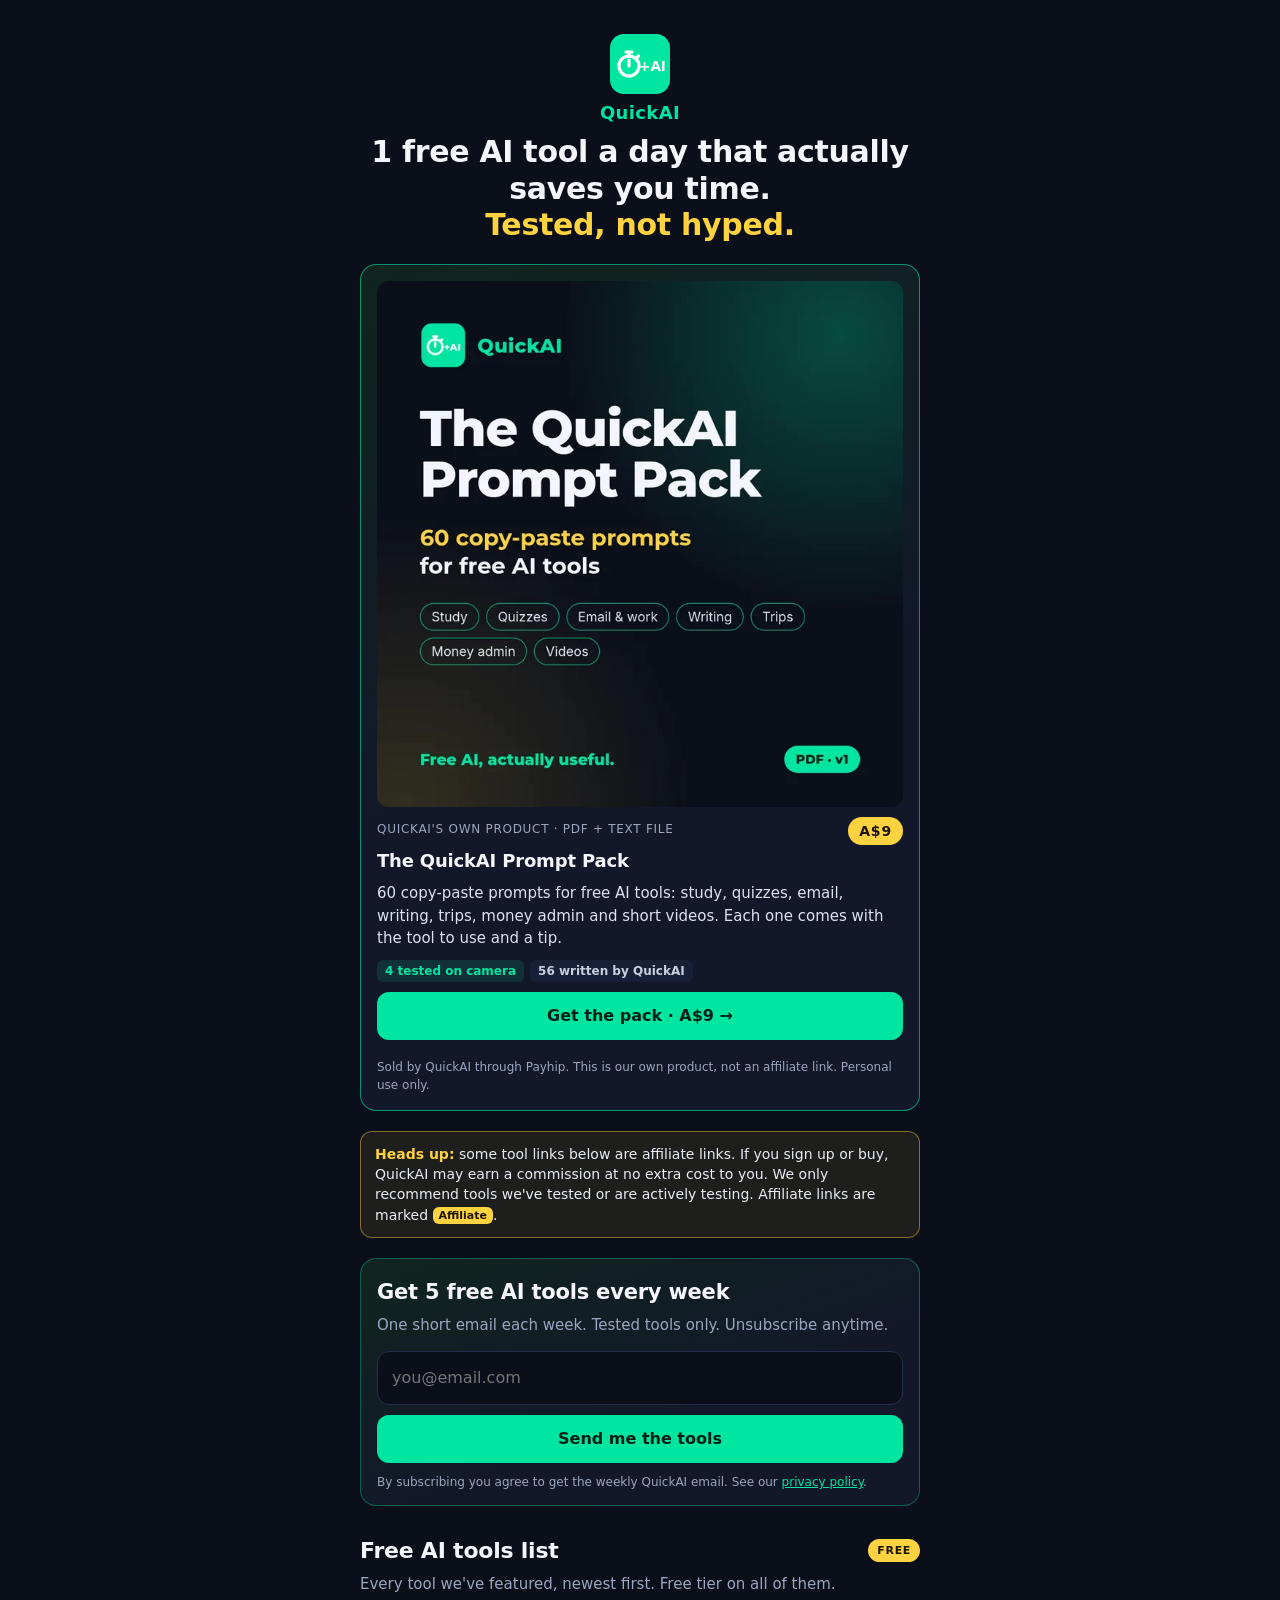
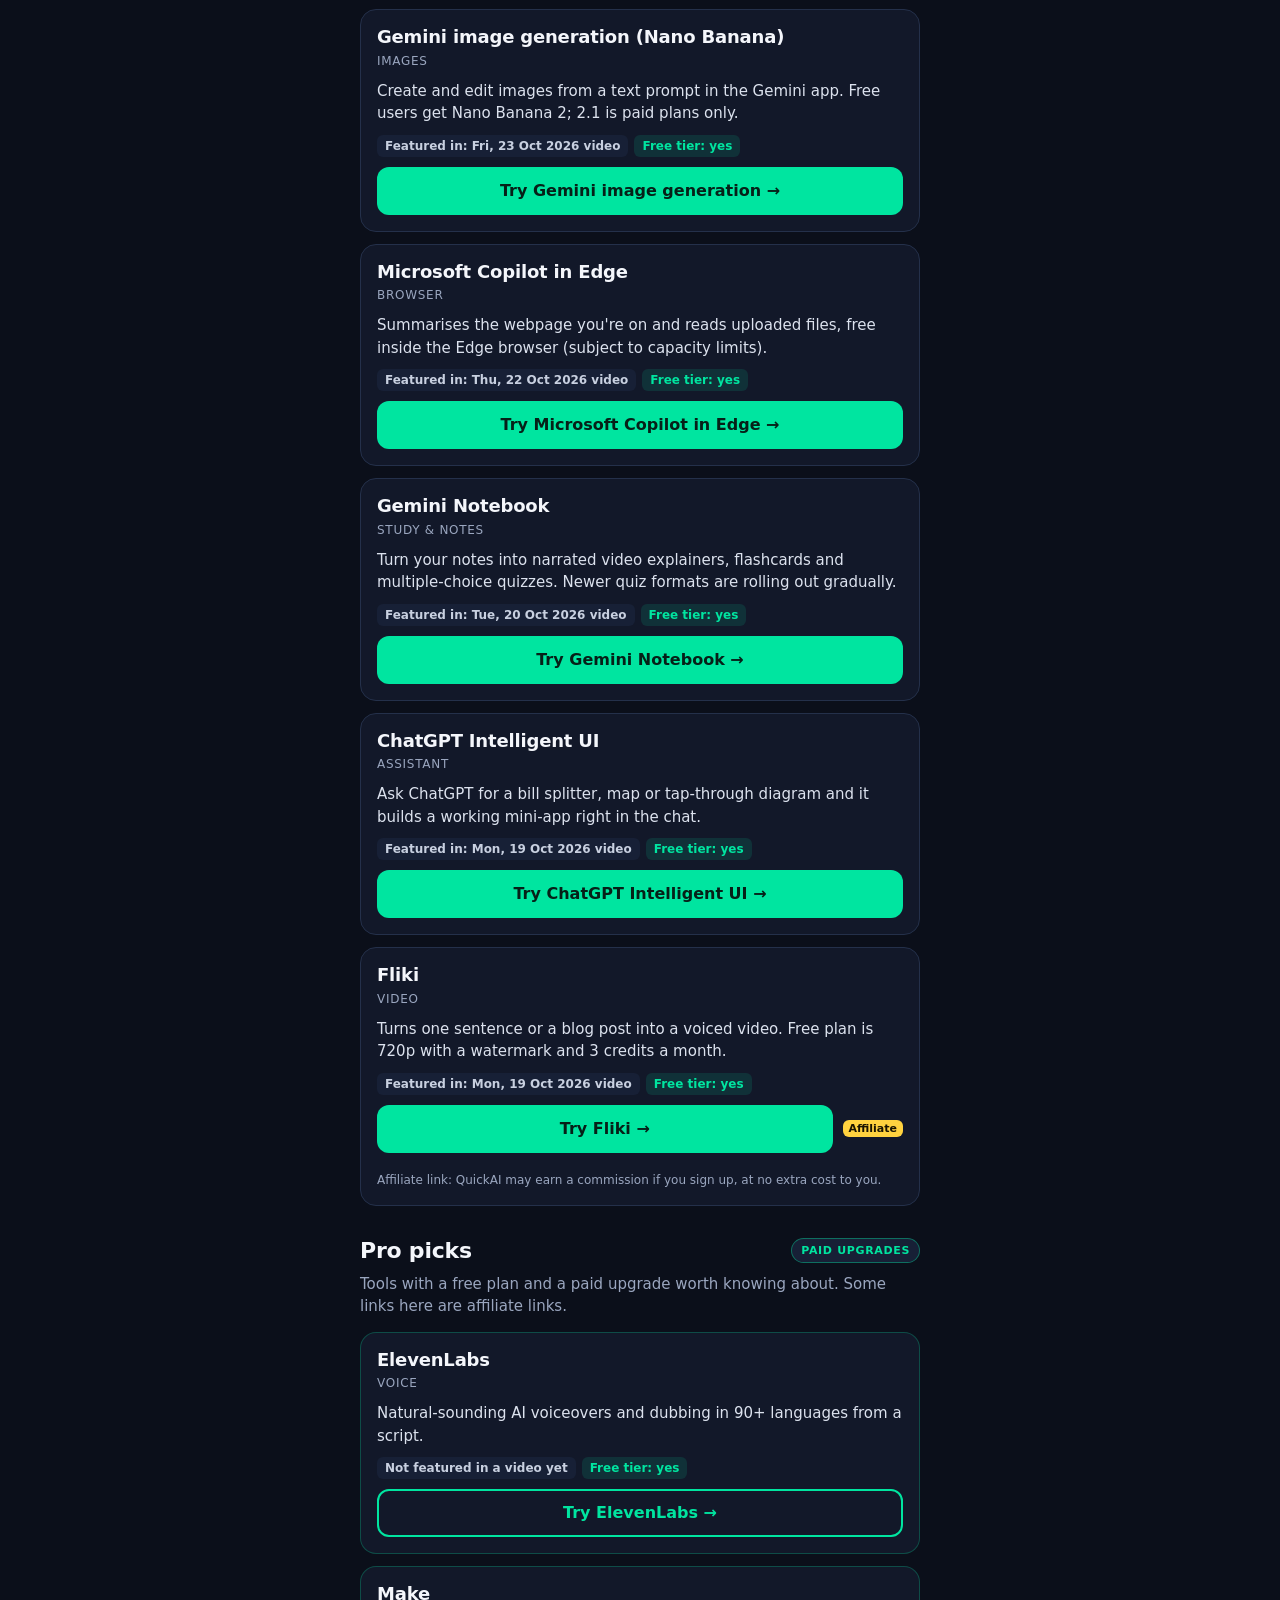
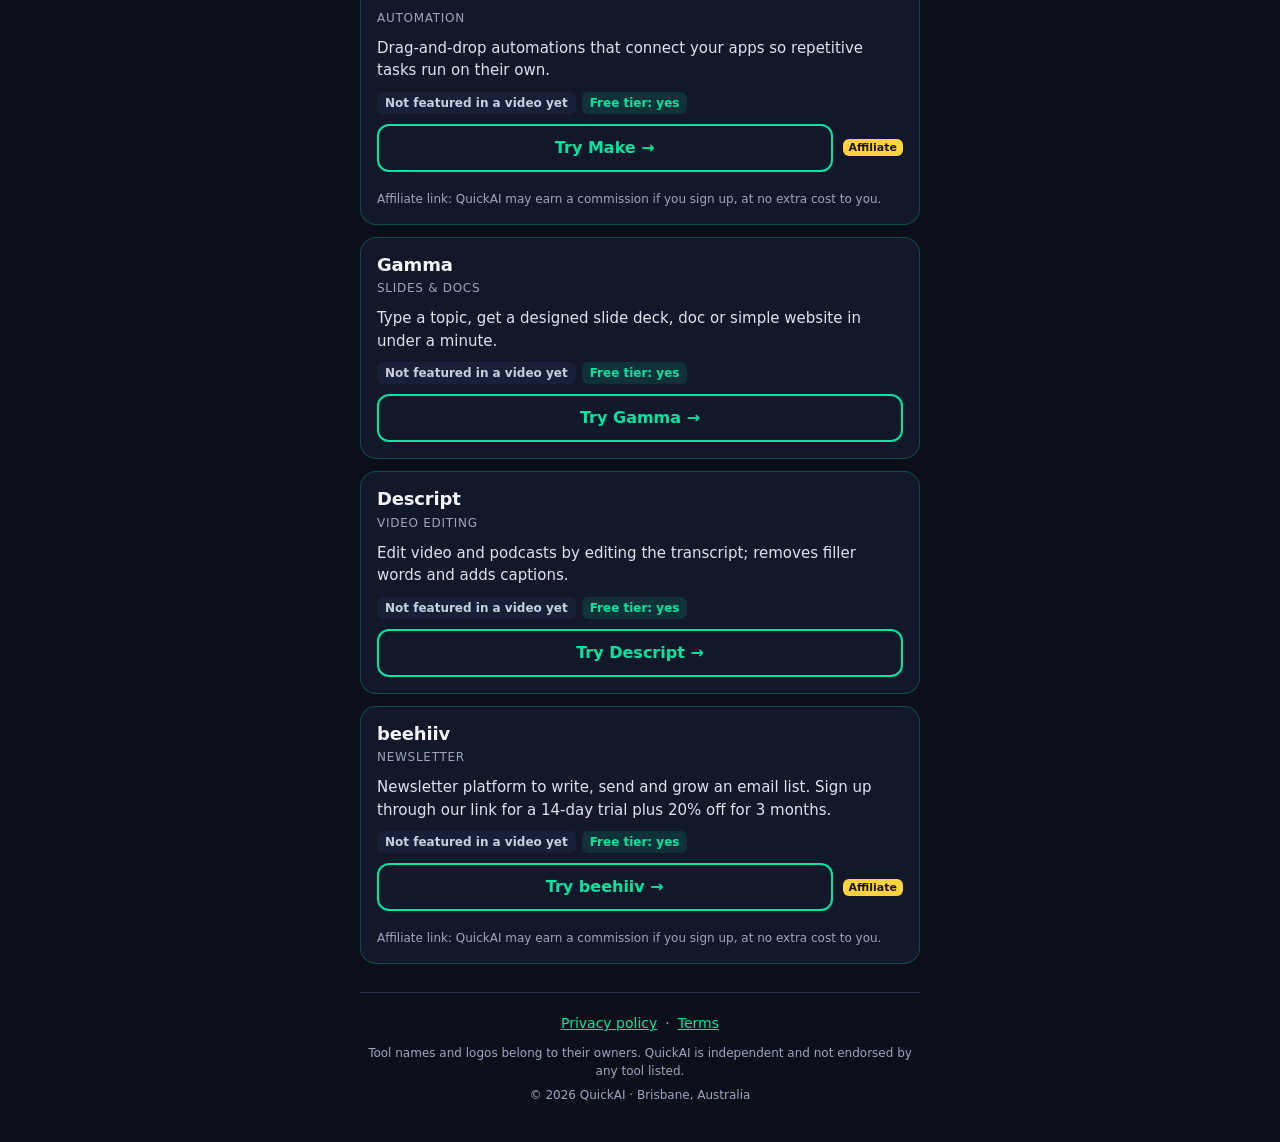
<file: index.html>
<!doctype html>
<html lang="en-AU">
<head>
  <meta name='impact-site-verification' value='a422ffd9-8bc7-4df5-bb25-c196a2b57593'>
  <meta charset="utf-8">
  <meta name="viewport" content="width=device-width, initial-scale=1, viewport-fit=cover">
  <title>QuickAI · Free AI Tools List</title>
  <meta name="description" content="1 free AI tool a day that actually saves you time. Tested, not hyped. The full list of tools featured on QuickAI.">
  <meta name="theme-color" content="#0B0F1A">
  <meta property="og:title" content="QuickAI · Free AI Tools List">
  <meta property="og:description" content="1 free AI tool a day that actually saves you time. Tested, not hyped.">
  <meta property="og:type" content="website">
  <link rel="icon" href="logo.svg" type="image/svg+xml">
  <link rel="stylesheet" href="styles.css">
  <!--
    HOSTING: this folder is fully static (index.html, styles.css, app.js, tools.json, logo.svg,
    privacy.html, terms.html). Drop it into GitHub Pages / Cloudflare Pages / Netlify as-is.
    No build step. tools.json is loaded with fetch(), so open it through a web server
    (e.g. `python3 -m http.server` in this folder), not via file://.

    PER-PLATFORM LINKS for each bio:
      YouTube   → https://YOUR-DOMAIN/?src=yt
      TikTok    → https://YOUR-DOMAIN/?src=tt
      Instagram → https://YOUR-DOMAIN/?src=ig
    The src value is appended to every outbound tool link as utm_source, and saved into the
    signup form's hidden "src" field so the newsletter tool can tag subscribers by platform.
  -->
</head>
<body>
  <a class="skip" href="#tools">Skip to the tools list</a>

  <header class="hero">
    <img class="logo" src="logo.svg" width="64" height="64" alt="QuickAI logo">
    <p class="brand">QuickAI</p>
    <h1>1 free AI tool a day that actually saves you time.<br><span class="accent">Tested, not hyped.</span></h1>
  </header>

  <main>
    <!-- QuickAI Prompt Pack: QuickAI's OWN product (sold via Payhip). Not an affiliate link, so no
         affiliate tag/disclosure. Placed above the affiliate disclosure on purpose. -->
    <section id="prompt-pack" class="pack" aria-labelledby="pack-title">
      <article class="card card-pro card-pack">
        <img class="pack-cover" src="prompt-pack-cover.webp" width="720" height="720"
             alt="The QuickAI Prompt Pack cover: 60 copy-paste prompts for free AI tools" loading="eager" decoding="async">
        <div class="card-top">
          <div>
            <p class="cat">QuickAI's own product · PDF + text file</p>
            <h3 id="pack-title">The QuickAI Prompt Pack</h3>
          </div>
          <span class="pill pill-price">A$9</span>
        </div>
        <p class="one">60 copy-paste prompts for free AI tools: study, quizzes, email, writing, trips, money admin and short videos. Each one comes with the tool to use and a tip.</p>
        <div class="meta">
          <span class="tag tag-free">4 tested on camera</span>
          <span class="tag tag-date">56 written by QuickAI</span>
        </div>
        <!-- Launch line: hidden by default; app.js shows it only from 26 Oct to 1 Nov 2026 (Brisbane time, AEST UTC+10). -->
        <p id="pack-launch" class="pack-launch" hidden>Launch week: A$7 with code LAUNCH7, 26 Oct to 1 Nov</p>
        <div class="card-cta">
          <a class="btn btn-primary" href="https://payhip.com/b/IRVt2" rel="noopener" target="_blank">Get the pack · A$9 →</a>
        </div>
        <p class="aff-note">Sold by QuickAI through Payhip. This is our own product, not an affiliate link. Personal use only.</p>
      </article>
    </section>

    <!-- Affiliate disclosure: shown above the first link, in plain words (ACCC influencer guidance;
         FTC Endorsement Guides). Keep it here, above the list. Do not move it to the footer only. -->
    <aside class="disclosure" role="note" aria-label="Affiliate disclosure">
      <strong>Heads up:</strong> some tool links below are affiliate links. If you sign up or buy, QuickAI may earn a
      commission at no extra cost to you. We only recommend tools we've tested or are actively testing. Affiliate links are marked
      <span class="tag tag-aff">Affiliate</span>.
    </aside>

    <section class="signup" aria-labelledby="signup-title">
      <h2 id="signup-title">Get 5 free AI tools every week</h2>
      <p class="muted">One short email each week. Tested tools only. Unsubscribe anytime.</p>

      <!--
        ================= NEWSLETTER ENDPOINT: PLUG IN HERE =================
        Replace the placeholder action URL below (and the field name if needed). Until you do,
        app.js stops the form from submitting and shows a "not connected yet" message.

        Kit (ConvertKit), free plan:
          Kit → Grow → Landing Pages & Forms → create an inline form → Embed → HTML.
          Copy the form's action, e.g. https://app.kit.com/forms/1234567/subscriptions
          Email field name: email_address  (this is the default below)
          For the hidden src field, create a custom field "src" in Kit and rename the input to fields[src].

        Beehiiv, free Launch plan:
          Use a beehiiv "Subscribe form" embed (it is an iframe, not a plain POST). Either paste the
          embed in place of this <form>, or post to your own small serverless function that calls the
          beehiiv API. Set utm_source on the subscription from the src value.

        MailerLite, free plan:
          Forms → Embedded forms → create → "HTML code". Copy the action, e.g.
          https://assets.mailerlite.com/jsonp/ACCOUNT_ID/forms/FORM_ID/subscribe
          Email field name: fields[email]  (change name="email_address" below)
          Add a hidden custom field: fields[src]

        Turn on double opt-in in the provider (best practice under the Spam Act 2003) and make sure the
        welcome email identifies QuickAI and has an unsubscribe link.
        =====================================================================
      -->
      <form id="signup-form" class="signup-form"
            action="https://app.kit.com/forms/10062330/subscriptions"
            method="post" data-placeholder-action="https://YOUR-NEWSLETTER-ENDPOINT.example/subscribe">
        <label class="sr-only" for="email">Email address</label>
        <input id="email" name="email_address" type="email" inputmode="email" autocomplete="email"
               placeholder="you@email.com" required>
        <input type="hidden" name="src" id="form-src" value="direct">
        <input type="hidden" name="utm_source" id="form-utm-source" value="direct">
        <input type="hidden" name="utm_medium" value="bio">
        <input type="hidden" name="utm_campaign" value="free_tools_list">
        <button type="submit" class="btn btn-primary">Send me the tools</button>
      </form>
      <p id="signup-status" class="form-status" role="status" aria-live="polite"></p>
      <p class="fineprint">By subscribing you agree to get the weekly QuickAI email. See our <a href="privacy.html">privacy policy</a>.</p>
    </section>

    <section id="tools" aria-labelledby="tools-title">
      <div class="section-head">
        <h2 id="tools-title">Free AI tools list</h2>
        <span class="pill pill-free">FREE</span>
      </div>
      <p class="muted">Every tool we've featured, newest first. Free tier on all of them.</p>
      <div id="tool-list" class="cards" aria-live="polite">
        <p class="muted loading">Loading tools…</p>
      </div>
    </section>

    <section id="pro" aria-labelledby="pro-title">
      <div class="section-head">
        <h2 id="pro-title">Pro picks</h2>
        <span class="pill pill-pro">PAID UPGRADES</span>
      </div>
      <p class="muted">Tools with a free plan and a paid upgrade worth knowing about. Some links here are affiliate links.</p>
      <div id="pro-list" class="cards"></div>
    </section>

    <noscript>
      <p class="disclosure">This list needs JavaScript to load. You can view the raw list in <a href="tools.json">tools.json</a>.</p>
    </noscript>
  </main>

  <footer class="site-footer">
    <nav aria-label="Legal">
      <a href="privacy.html">Privacy policy</a>
      <span aria-hidden="true">·</span>
      <a href="terms.html">Terms</a>
    </nav>
    <p>Tool names and logos belong to their owners. QuickAI is independent and not endorsed by any tool listed.</p>
    <!-- Shown by app.js only once a real ElevenLabs affiliate link is in tools.json (attribution
         wording required by the ElevenLabs Creator Affiliate Program Terms, updated 10 Jun 2026). -->
    <p id="elevenlabs-attribution" hidden>ElevenLabs and the ElevenLabs logo are registered trademarks or trademarks of ElevenLabs, Inc. Used with permission. QuickAI is not sponsored by, endorsed by, or affiliated with ElevenLabs except as an independent participant in the ElevenLabs Creator Affiliate Program.</p>
    <p>© <span id="year">2026</span> QuickAI · Brisbane, Australia</p>
  </footer>

  <script src="app.js" defer></script>
</body>
</html>
</file>
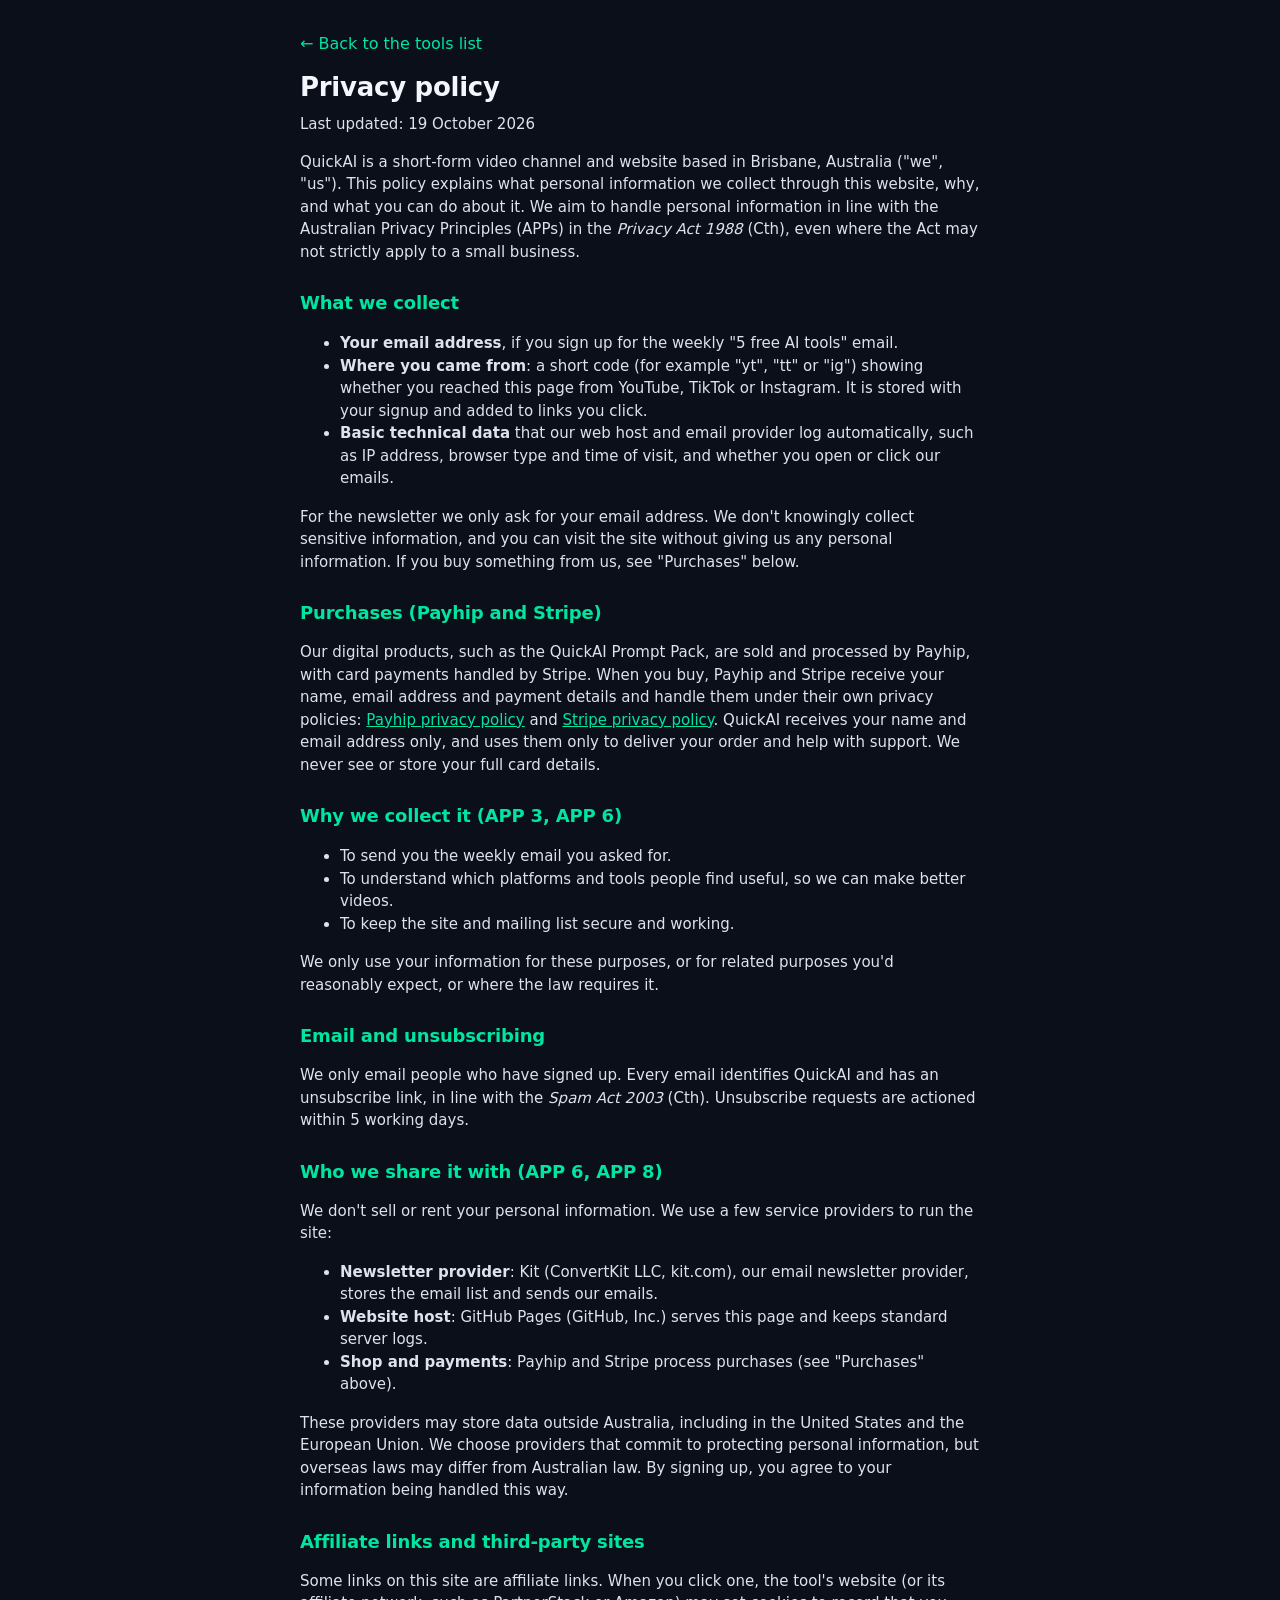
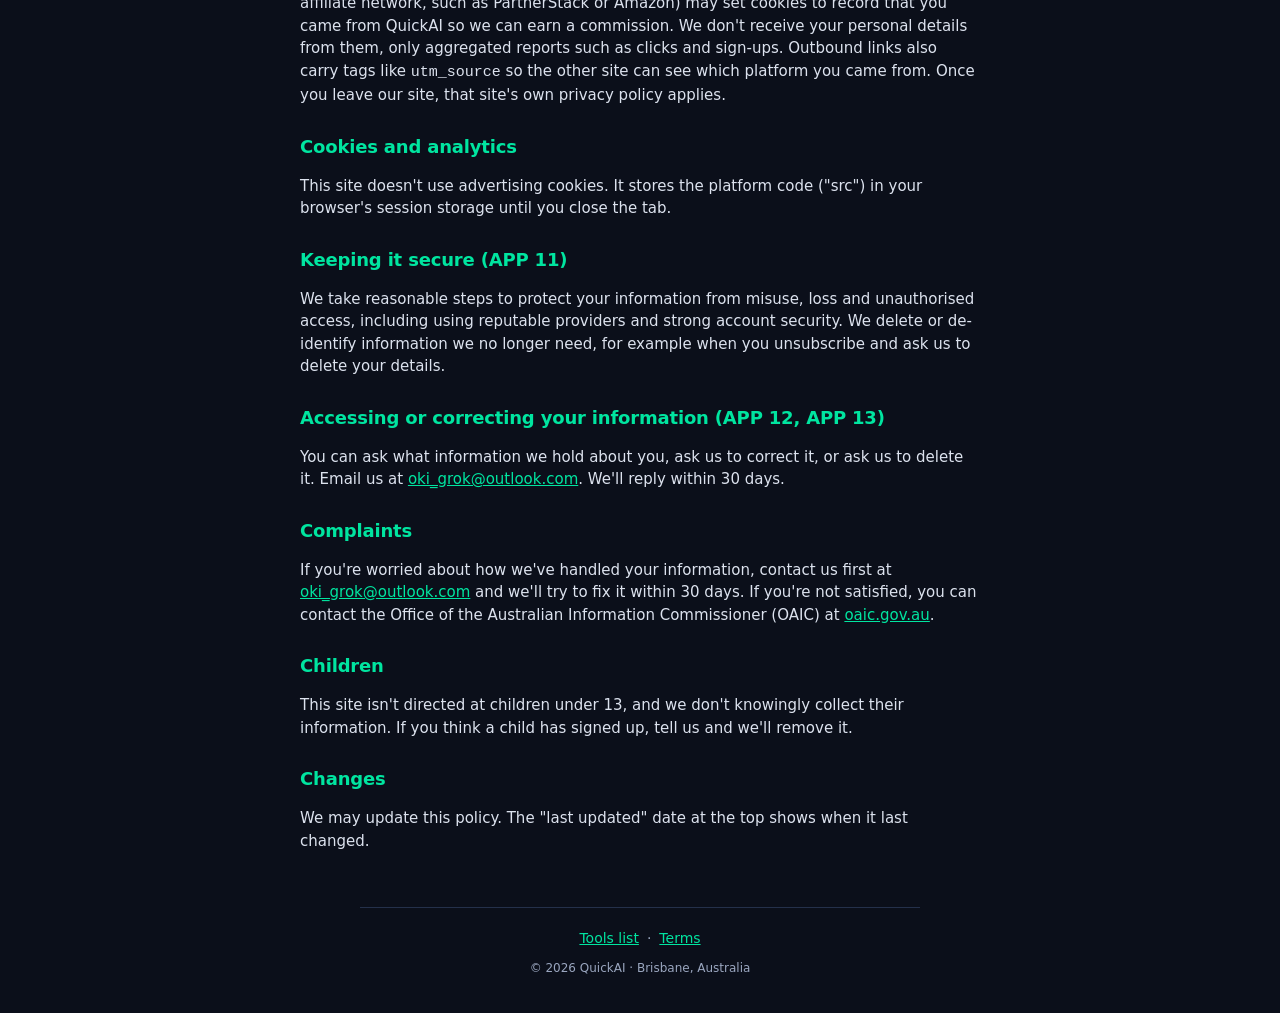
<file: privacy.html>
<!doctype html>
<!-- DRAFT, NEEDS CONNOR'S REVIEW. Plain-English starter privacy policy for an Australian sole-trader
     creator site. Not legal advice. Fill in oki_grok@outlook.com and the newsletter provider name, and
     check it matches the tools actually used (newsletter provider, host, any analytics). -->
<html lang="en-AU">
<head>
  <meta charset="utf-8">
  <meta name="viewport" content="width=device-width, initial-scale=1">
  <title>Privacy policy · QuickAI</title>
  <meta name="robots" content="noindex">
  <link rel="icon" href="logo.svg" type="image/svg+xml">
  <link rel="stylesheet" href="styles.css">
</head>
<body>
<main class="legal">
  <a class="back" href="index.html">← Back to the tools list</a>
  <h1>Privacy policy</h1>
  <p class="muted">Last updated: 19 October 2026</p>

  <p>QuickAI is a short-form video channel and website based in Brisbane, Australia ("we", "us"). This policy explains what personal information we collect through this website, why, and what you can do about it. We aim to handle personal information in line with the Australian Privacy Principles (APPs) in the <em>Privacy Act 1988</em> (Cth), even where the Act may not strictly apply to a small business.</p>

  <h2>What we collect</h2>
  <ul>
    <li><strong>Your email address</strong>, if you sign up for the weekly "5 free AI tools" email.</li>
    <li><strong>Where you came from</strong>: a short code (for example "yt", "tt" or "ig") showing whether you reached this page from YouTube, TikTok or Instagram. It is stored with your signup and added to links you click.</li>
    <li><strong>Basic technical data</strong> that our web host and email provider log automatically, such as IP address, browser type and time of visit, and whether you open or click our emails.</li>
  </ul>
  <p>For the newsletter we only ask for your email address. We don't knowingly collect sensitive information, and you can visit the site without giving us any personal information. If you buy something from us, see "Purchases" below.</p>

  <h2>Purchases (Payhip and Stripe)</h2>
  <p>Our digital products, such as the QuickAI Prompt Pack, are sold and processed by Payhip, with card payments handled by Stripe. When you buy, Payhip and Stripe receive your name, email address and payment details and handle them under their own privacy policies: <a href="https://payhip.com/privacy" rel="noopener">Payhip privacy policy</a> and <a href="https://stripe.com/au/privacy" rel="noopener">Stripe privacy policy</a>. QuickAI receives your name and email address only, and uses them only to deliver your order and help with support. We never see or store your full card details.</p>

  <h2>Why we collect it (APP 3, APP 6)</h2>
  <ul>
    <li>To send you the weekly email you asked for.</li>
    <li>To understand which platforms and tools people find useful, so we can make better videos.</li>
    <li>To keep the site and mailing list secure and working.</li>
  </ul>
  <p>We only use your information for these purposes, or for related purposes you'd reasonably expect, or where the law requires it.</p>

  <h2>Email and unsubscribing</h2>
  <p>We only email people who have signed up. Every email identifies QuickAI and has an unsubscribe link, in line with the <em>Spam Act 2003</em> (Cth). Unsubscribe requests are actioned within 5 working days.</p>

  <h2>Who we share it with (APP 6, APP 8)</h2>
  <p>We don't sell or rent your personal information. We use a few service providers to run the site:</p>
  <ul>
    <li><strong>Newsletter provider</strong>: Kit (ConvertKit LLC, kit.com), our email newsletter provider, stores the email list and sends our emails.</li>
    <li><strong>Website host</strong>: GitHub Pages (GitHub, Inc.) serves this page and keeps standard server logs.</li>
    <li><strong>Shop and payments</strong>: Payhip and Stripe process purchases (see "Purchases" above).</li>
  </ul>
  <p>These providers may store data outside Australia, including in the United States and the European Union. We choose providers that commit to protecting personal information, but overseas laws may differ from Australian law. By signing up, you agree to your information being handled this way.</p>

  <h2>Affiliate links and third-party sites</h2>
  <p>Some links on this site are affiliate links. When you click one, the tool's website (or its affiliate network, such as PartnerStack or Amazon) may set cookies to record that you came from QuickAI so we can earn a commission. We don't receive your personal details from them, only aggregated reports such as clicks and sign-ups. Outbound links also carry tags like <code>utm_source</code> so the other site can see which platform you came from. Once you leave our site, that site's own privacy policy applies.</p>

  <h2>Cookies and analytics</h2>
  <p>This site doesn't use advertising cookies. It stores the platform code ("src") in your browser's session storage until you close the tab. <!-- If you add analytics (e.g. Cloudflare Web Analytics, Plausible, Google Analytics), name it here. --></p>

  <h2>Keeping it secure (APP 11)</h2>
  <p>We take reasonable steps to protect your information from misuse, loss and unauthorised access, including using reputable providers and strong account security. We delete or de-identify information we no longer need, for example when you unsubscribe and ask us to delete your details.</p>

  <h2>Accessing or correcting your information (APP 12, APP 13)</h2>
  <p>You can ask what information we hold about you, ask us to correct it, or ask us to delete it. Email us at <a href="mailto:oki_grok@outlook.com">oki_grok@outlook.com</a>. We'll reply within 30 days.</p>

  <h2>Complaints</h2>
  <p>If you're worried about how we've handled your information, contact us first at <a href="mailto:oki_grok@outlook.com">oki_grok@outlook.com</a> and we'll try to fix it within 30 days. If you're not satisfied, you can contact the Office of the Australian Information Commissioner (OAIC) at <a href="https://www.oaic.gov.au/" rel="noopener">oaic.gov.au</a>.</p>

  <h2>Children</h2>
  <p>This site isn't directed at children under 13, and we don't knowingly collect their information. If you think a child has signed up, tell us and we'll remove it.</p>

  <h2>Changes</h2>
  <p>We may update this policy. The "last updated" date at the top shows when it last changed.</p>
</main>
<footer class="site-footer">
  <nav aria-label="Legal"><a href="index.html">Tools list</a><span aria-hidden="true">·</span><a href="terms.html">Terms</a></nav>
  <p>© 2026 QuickAI · Brisbane, Australia</p>
</footer>
</body>
</html>
</file>
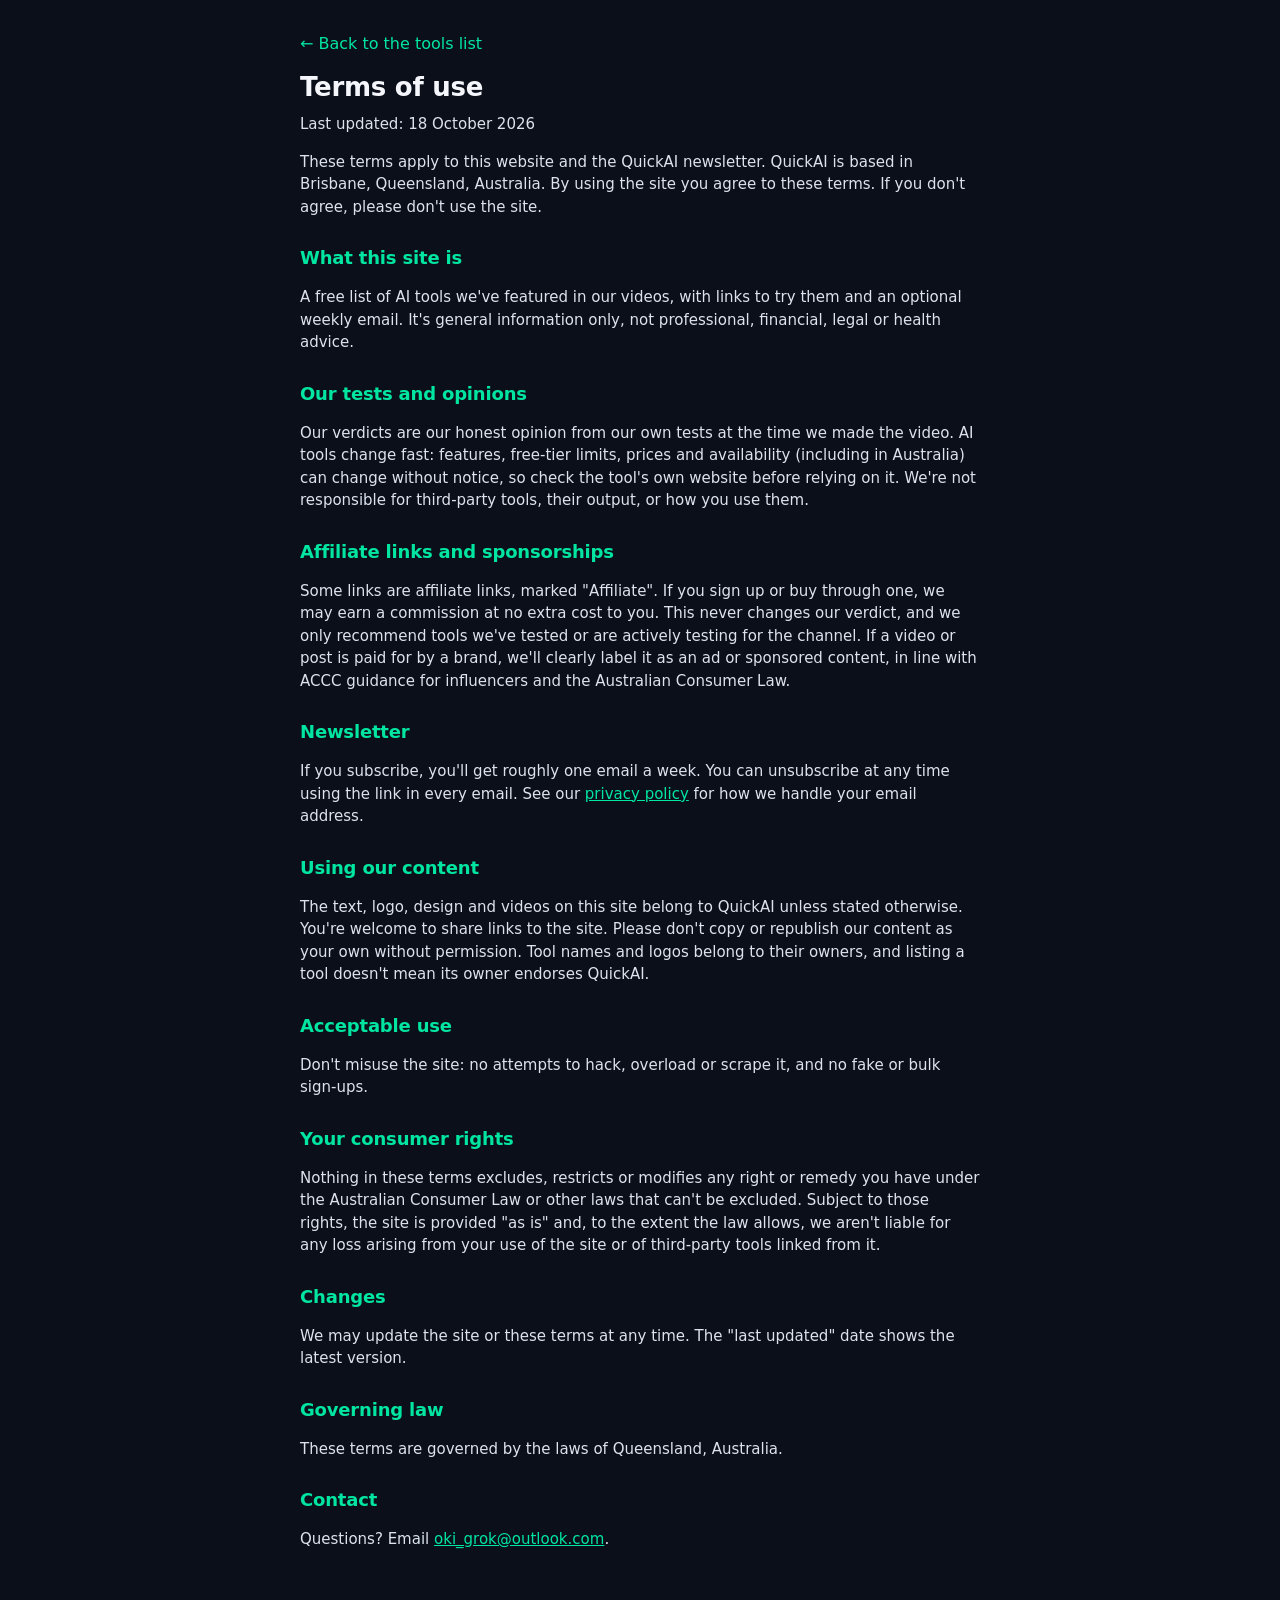
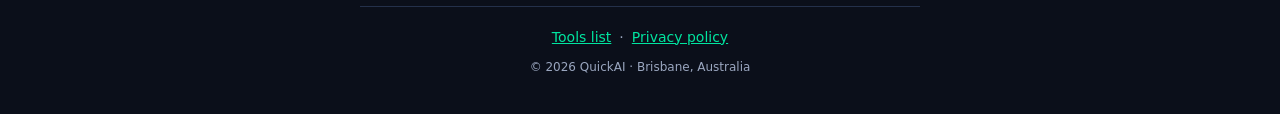
<file: terms.html>
<!doctype html>
<!-- DRAFT, NEEDS CONNOR'S REVIEW. Plain-English starter terms of use for an Australian sole-trader
     creator site with affiliate links and an email list. Not legal advice. Fill in oki_grok@outlook.com
     (and {{ABN}} if you have one). -->
<html lang="en-AU">
<head>
  <meta charset="utf-8">
  <meta name="viewport" content="width=device-width, initial-scale=1">
  <title>Terms of use · QuickAI</title>
  <meta name="robots" content="noindex">
  <link rel="icon" href="logo.svg" type="image/svg+xml">
  <link rel="stylesheet" href="styles.css">
</head>
<body>
<main class="legal">
  <a class="back" href="index.html">← Back to the tools list</a>
  <h1>Terms of use</h1>
  <p class="muted">Last updated: 18 October 2026</p>

  <p>These terms apply to this website and the QuickAI newsletter. QuickAI is based in Brisbane, Queensland, Australia. By using the site you agree to these terms. If you don't agree, please don't use the site.</p>

  <h2>What this site is</h2>
  <p>A free list of AI tools we've featured in our videos, with links to try them and an optional weekly email. It's general information only, not professional, financial, legal or health advice.</p>

  <h2>Our tests and opinions</h2>
  <p>Our verdicts are our honest opinion from our own tests at the time we made the video. AI tools change fast: features, free-tier limits, prices and availability (including in Australia) can change without notice, so check the tool's own website before relying on it. We're not responsible for third-party tools, their output, or how you use them.</p>

  <h2>Affiliate links and sponsorships</h2>
  <p>Some links are affiliate links, marked "Affiliate". If you sign up or buy through one, we may earn a commission at no extra cost to you. This never changes our verdict, and we only recommend tools we've tested or are actively testing for the channel. If a video or post is paid for by a brand, we'll clearly label it as an ad or sponsored content, in line with ACCC guidance for influencers and the Australian Consumer Law.</p>

  <h2>Newsletter</h2>
  <p>If you subscribe, you'll get roughly one email a week. You can unsubscribe at any time using the link in every email. See our <a href="privacy.html">privacy policy</a> for how we handle your email address.</p>

  <h2>Using our content</h2>
  <p>The text, logo, design and videos on this site belong to QuickAI unless stated otherwise. You're welcome to share links to the site. Please don't copy or republish our content as your own without permission. Tool names and logos belong to their owners, and listing a tool doesn't mean its owner endorses QuickAI.</p>

  <h2>Acceptable use</h2>
  <p>Don't misuse the site: no attempts to hack, overload or scrape it, and no fake or bulk sign-ups.</p>

  <h2>Your consumer rights</h2>
  <p>Nothing in these terms excludes, restricts or modifies any right or remedy you have under the Australian Consumer Law or other laws that can't be excluded. Subject to those rights, the site is provided "as is" and, to the extent the law allows, we aren't liable for any loss arising from your use of the site or of third-party tools linked from it.</p>

  <h2>Changes</h2>
  <p>We may update the site or these terms at any time. The "last updated" date shows the latest version.</p>

  <h2>Governing law</h2>
  <p>These terms are governed by the laws of Queensland, Australia.</p>

  <h2>Contact</h2>
  <p>Questions? Email <a href="mailto:oki_grok@outlook.com">oki_grok@outlook.com</a>.</p>
</main>
<footer class="site-footer">
  <nav aria-label="Legal"><a href="index.html">Tools list</a><span aria-hidden="true">·</span><a href="privacy.html">Privacy policy</a></nav>
  <p>© 2026 QuickAI · Brisbane, Australia</p>
</footer>
</body>
</html>
</file>
<file: styles.css>
/* QuickAI bio page. Mobile-first. Brand: bg #0B0F1A, mint #00E5A0, yellow #FFD23F. */
:root {
  --bg: #0B0F1A;
  --card: #121829;
  --card-2: #172036;
  --line: #24304a;
  --text: #F4F6FB;
  --muted: #9AA6BF;
  --mint: #00E5A0;
  --mint-dark: #00B37D;
  --yellow: #FFD23F;
  --radius: 16px;
  --font-display: "Montserrat", "Inter", "DejaVu Sans", system-ui, -apple-system, "Segoe UI", Roboto, Arial, sans-serif;
  --font-body: "Inter", system-ui, -apple-system, "Segoe UI", Roboto, "DejaVu Sans", Arial, sans-serif;
}
* { box-sizing: border-box; }
html { -webkit-text-size-adjust: 100%; }
body {
  margin: 0; background: var(--bg); color: var(--text);
  font: 16px/1.5 var(--font-body);
  padding: 0 16px env(safe-area-inset-bottom);
}
main, .hero, .site-footer { max-width: 560px; margin: 0 auto; }
a { color: var(--mint); }
h1, h2, h3 { font-family: var(--font-display); font-weight: 800; letter-spacing: -0.01em; margin: 0; }
.skip { position: absolute; left: -999px; }
.skip:focus { left: 16px; top: 8px; background: var(--mint); color: var(--bg); padding: 8px 12px; border-radius: 8px; z-index: 10; }
.sr-only { position: absolute; width: 1px; height: 1px; overflow: hidden; clip: rect(0 0 0 0); white-space: nowrap; }
.muted { color: var(--muted); margin: 6px 0 14px; font-size: 15px; }

/* Hero */
.hero { text-align: center; padding: 32px 0 16px; }
.logo { display: block; margin: 0 auto 8px; border-radius: 16px; }
.brand { margin: 0 0 12px; font: 800 18px/1 var(--font-display); color: var(--mint); letter-spacing: 0.02em; }
.hero h1 { font-size: 25px; line-height: 1.22; }
.accent { color: var(--yellow); }

/* Disclosure */
.disclosure {
  margin: 8px 0 20px; padding: 12px 14px; border-radius: 12px;
  background: rgba(255, 210, 63, 0.08); border: 1px solid rgba(255, 210, 63, 0.45);
  font-size: 14px; line-height: 1.45; color: #E9ECF4;
}
.disclosure strong { color: var(--yellow); }

/* Signup */
.signup {
  background: linear-gradient(160deg, #10251f 0%, var(--card) 60%);
  border: 1px solid rgba(0, 229, 160, 0.35); border-radius: var(--radius);
  padding: 18px 16px 14px; margin-bottom: 28px;
}
.signup h2 { font-size: 21px; }
.signup-form { display: flex; flex-direction: column; gap: 10px; }
.signup-form input[type=email] {
  width: 100%; padding: 14px; font: inherit; color: var(--text);
  background: var(--bg); border: 1px solid var(--line); border-radius: 12px;
}
.signup-form input[type=email]:focus { outline: 2px solid var(--mint); border-color: transparent; }
.form-status { min-height: 0; margin: 8px 0 0; font-size: 14px; color: var(--yellow); }
.form-status:empty { display: none; }
.fineprint { font-size: 12px; color: var(--muted); margin: 10px 0 0; }

/* Buttons */
.btn {
  display: inline-flex; align-items: center; justify-content: center; gap: 6px;
  min-height: 48px; padding: 12px 18px; border-radius: 12px; border: 0;
  font: 800 16px/1 var(--font-display); text-decoration: none; cursor: pointer;
}
.btn-primary { background: var(--mint); color: #062018; }
.btn-primary:hover, .btn-primary:focus-visible { background: #3BF0B8; }
.btn-ghost { background: transparent; color: var(--mint); border: 2px solid var(--mint); }

/* Sections */
section { margin-bottom: 28px; }
.section-head { display: flex; align-items: center; justify-content: space-between; gap: 10px; }
.section-head h2 { font-size: 22px; }
.pill { font: 800 11px/1 var(--font-display); letter-spacing: 0.06em; padding: 6px 9px; border-radius: 999px; white-space: nowrap; }
.pill-free { background: var(--yellow); color: #1a1400; }
.pill-pro { background: var(--card-2); color: var(--mint); border: 1px solid rgba(0, 229, 160, 0.4); }

/* Cards */
.cards { display: grid; gap: 12px; }
.card {
  background: var(--card); border: 1px solid var(--line); border-radius: var(--radius);
  padding: 16px; display: flex; flex-direction: column; gap: 10px;
}
.card-top { display: flex; align-items: flex-start; justify-content: space-between; gap: 10px; }
.card h3 { font-size: 18px; line-height: 1.25; }
.cat { font-size: 12px; color: var(--muted); text-transform: uppercase; letter-spacing: 0.06em; margin-top: 3px; }
.card p.one { margin: 0; color: #DCE2EE; font-size: 15px; }
.meta { display: flex; flex-wrap: wrap; gap: 6px; font-size: 13px; }
.tag { display: inline-block; font: 700 12px/1 var(--font-body); padding: 5px 8px; border-radius: 6px; white-space: nowrap; vertical-align: middle; }
.tag-free { background: rgba(0, 229, 160, 0.12); color: var(--mint); }
.tag-date { background: var(--card-2); color: #C8D0E0; }
.tag-soon { background: rgba(255, 210, 63, 0.12); color: var(--yellow); }
.tag-aff { background: var(--yellow); color: #1a1400; font-size: 11px; padding: 3px 6px; }
.card-cta { display: flex; align-items: center; gap: 10px; }
.card-cta .btn { flex: 1; }
.aff-note { font-size: 12px; color: var(--muted); margin: 8px 0 0; }
.card-pro { border-color: rgba(0, 229, 160, 0.25); }

/* Prompt Pack (QuickAI's own product) */
.pack { margin: 4px 0 20px; }
.card-pack { border-color: rgba(0, 229, 160, 0.6); background: linear-gradient(160deg, #10251f 0%, var(--card) 55%); }
.pack-cover { display: block; width: 100%; height: auto; border-radius: 12px; }
.pill-price { background: var(--yellow); color: #1a1400; font-size: 14px; padding: 7px 11px; }
.pack-launch { margin: 0; padding: 8px 10px; border-radius: 10px; font-weight: 700; font-size: 14px;
  background: rgba(255, 210, 63, 0.12); color: var(--yellow); border: 1px solid rgba(255, 210, 63, 0.45); }
.pack-launch[hidden] { display: none; }

/* Footer */
.site-footer { border-top: 1px solid var(--line); padding: 20px 0 32px; text-align: center; color: var(--muted); font-size: 12px; }
.site-footer nav { font-size: 14px; margin-bottom: 10px; display: flex; justify-content: center; gap: 8px; }
.site-footer p { margin: 6px 0; }

/* Legal pages */
.legal { max-width: 680px; margin: 0 auto; padding: 24px 0 40px; }
.legal h1 { font-size: 26px; margin: 12px 0 4px; }
.legal h2 { font-size: 18px; margin: 26px 0 8px; color: var(--mint); }
.legal p, .legal li { color: #DCE2EE; font-size: 15px; }
.legal .back { display: inline-block; margin-top: 8px; text-decoration: none; }

@media (min-width: 720px) {
  .hero h1 { font-size: 30px; }
}
</file>
